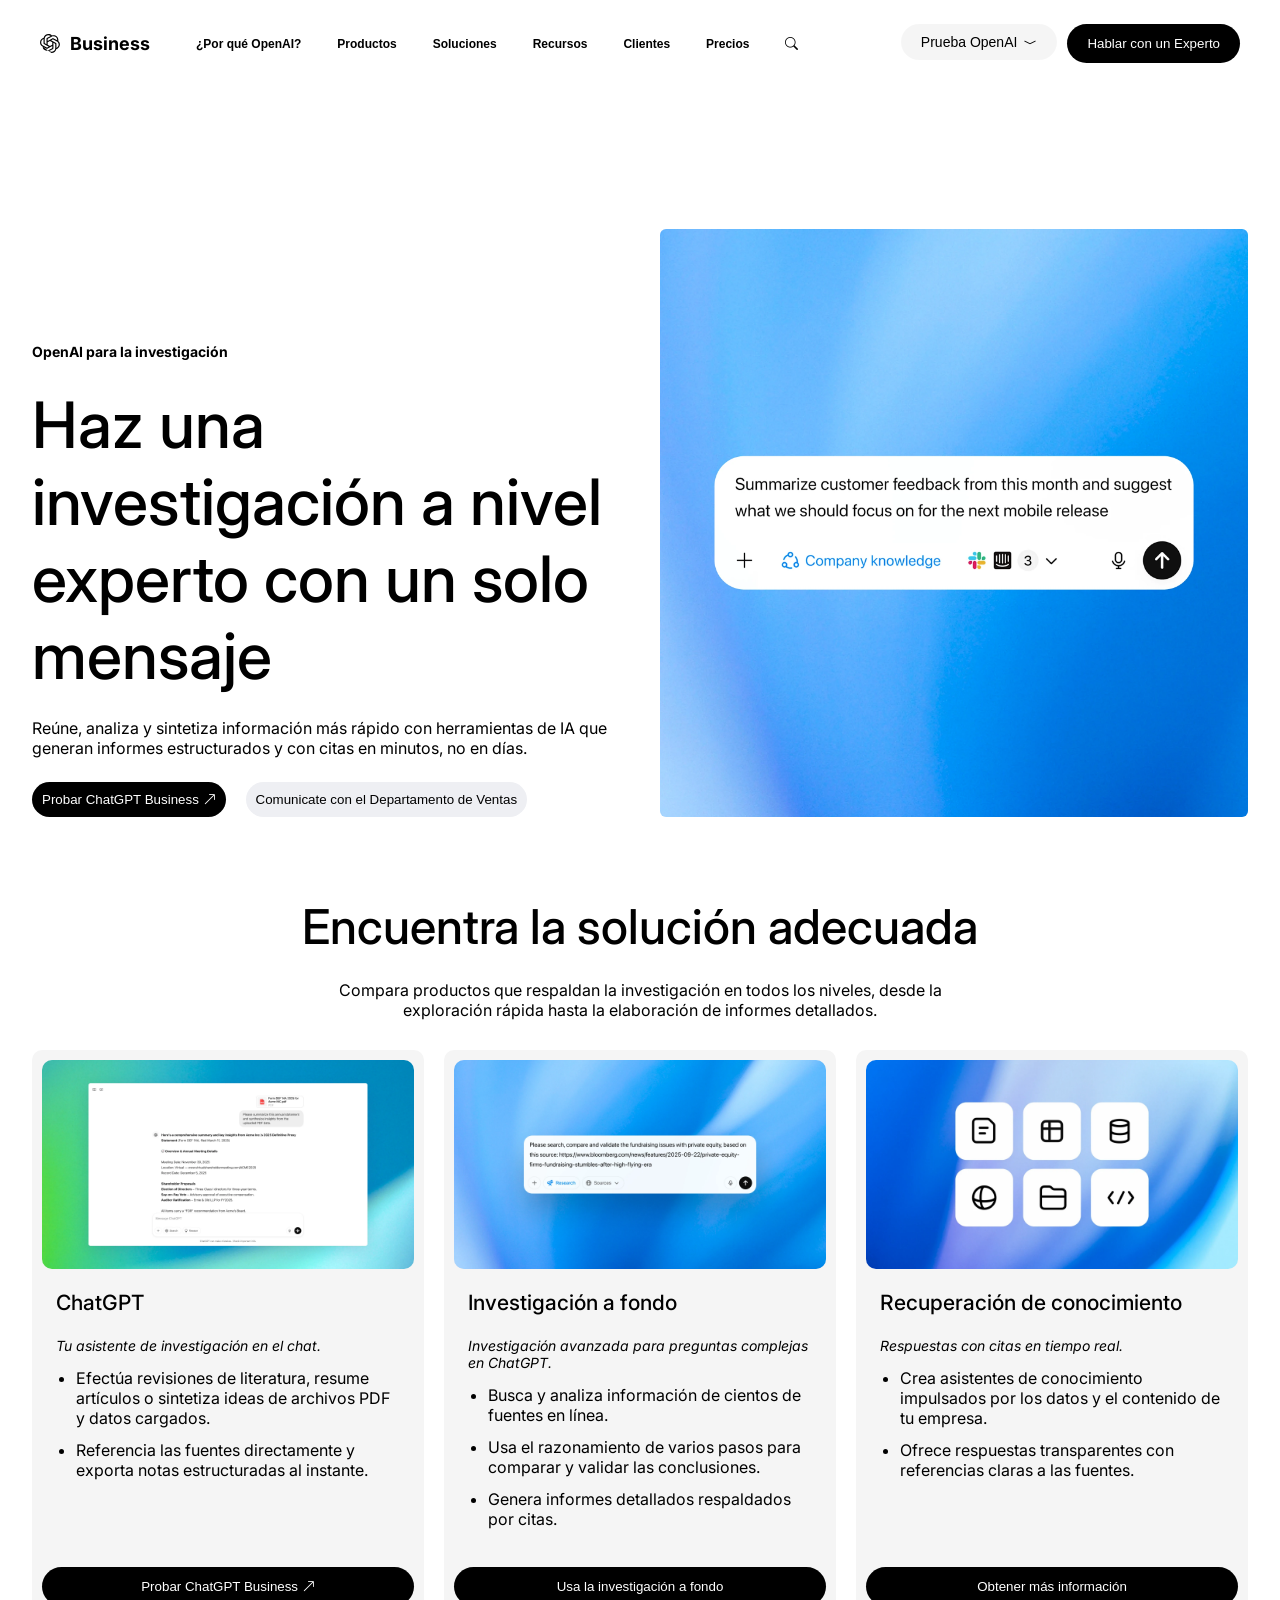
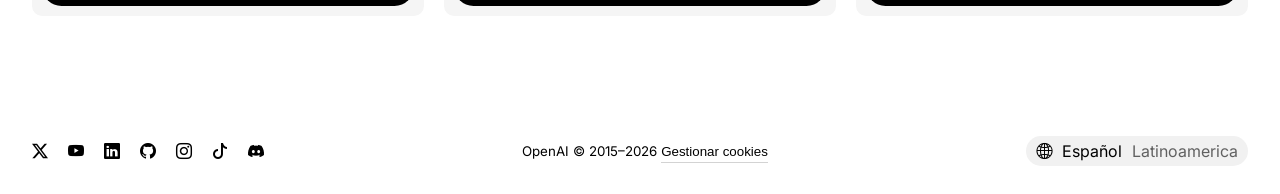
<file: index.html>
<!DOCTYPE html>
<html lang="es">
<head>
    <meta charset="UTF-8">
    <meta name="viewport" content="width=device-width, initial-scale=1.0">
    <title>Trabajo Intermedio</title>
    <link rel="stylesheet" href="styles.css">
    <link rel="stylesheet" href="https://cdn.jsdelivr.net/npm/bootstrap-icons@1.13.1/font/bootstrap-icons.min.css">
</head>
<body>
    <header>

        <div class="contenedor">
            <div class="logo-openai">
                    <img src="img/logo-openai.svg" alt="logo logo-openai"> <span>Business</span>
            </div>
        
        
        <div class="header-navegacion">
            <nav>
                <button type="button">¿Por qué OpenAI?</button>
                <button type="button">Productos</button>
                <button type="button">Soluciones</button>
                <button type="button">Recursos</button>
                <button type="button">Clientes</button>
                <button type="button">Precios</button>
            </nav>

            <div class="header-buscar">
                <button type="button" class="btn-buscar">
                    <i class="bi bi-search"></i>
                </button>
            </div>

        </div>

            <div class="header-PH">
                
                <button type="button" class="btn-prueba">Prueba OpenAI
                    <i class="bi bi-chevron-compact-down"></i>
                </button>
                
                <button type="button" class="btn-experto">Hablar con un Experto</button>    

            </div>


                <button type="button" class="btn-menu" aria-label="Menú">
                     <i class="bi bi-layout-sidebar"></i>
                </button>


        </div>

    </header>

    <main>
        <div class="contenedor">
            <section class="hero">
                <div class="hero-texto">

                    <p class="hero-etiqueta">
                        OpenAI para la investigación
                    </p>

                    <h1>Haz una investigación a nivel experto con un solo mensaje</h1>

                    <p>Reúne, analiza y sintetiza información más rápido con herramientas de IA que generan informes estructurados y con citas en minutos, no en días.</p>
                
        
                <div class="hero-botones">

                    <button type="button" class="btn-PCB">Probar ChatGPT Business
                        <i class="bi bi-arrow-up-right"></i>
                    </button>

                    <button type="button" class="btn-CDV">Comunicate con el Departamento de Ventas</button>
                </div>
        </div>

                <div class="hero-imagen">
                    <img src="img/solution-research-hero.webp" alt="Creación de contenido con OpenAI">
              
                </div>

            </section>

            <section class="ESA">
                <h2>Encuentra la solución adecuada</h2>
                
                <p>Compara productos que respaldan la investigación en todos los niveles, 
                    desde la exploración rápida hasta la elaboración de informes detallados.</p>
            
                <div class="tarjetas">
                
                    <article class="tarjeta tarjeta-ChatGPT">
                    <img src="img/solution-research-thumbnail-01.webp" alt="chatGPT">

                    <div class="contenido-tarjeta"> 
                        
                        <h3>ChatGPT</h3>

                        <p>Tu asistente de investigación en el chat.</p>

                        <ul>
                            <li>Efectúa revisiones de literatura, resume artículos o sintetiza ideas de archivos PDF y datos cargados.  </li>
                            <li>Referencia las fuentes directamente y exporta notas estructuradas al instante.</li>
                        </ul>
                    </div>

                    
                    <button type="button" class="btn-PCB">Probar ChatGPT Business
                        <i class="bi bi-arrow-up-right"></i>
                    </button>

                </article>

                <article class="tarjeta tarjeta-Canvas">
                    <img src="img/solution-research-thumbnail-02.webp" alt="Canvas">

                    <div class="contenido-tarjeta">
                        <h3>Investigación a fondo</h3>

                        <p>Investigación avanzada para preguntas complejas en ChatGPT.</p>

                        <ul>
                            <li>Busca y analiza información de cientos de fuentes en línea. </li>
                            <li>Usa el razonamiento de varios pasos para comparar y validar las conclusiones.</li>
                            <li>Genera informes detallados respaldados por citas.</li>
                        </ul>
                    </div>    

                    <button type="button">Usa la investigación a fondo</button>

                </article>

                <article class="tarjeta tarjeta-APISora2">
                    <img src="img/solution-research-thumbnail-03.webp" alt="APISora2">

                    <div class="contenido-tarjeta">
                        <h3>Recuperación de conocimiento</h3>

                        <p>Respuestas con citas en tiempo real.</p>

                        <ul>
                            <li>Crea asistentes de conocimiento impulsados por los datos y el contenido de tu empresa.</li>
                            <li>Ofrece respuestas transparentes con referencias claras a las fuentes.</li>
                        </ul>
                    </div>    

                    <button type="button">Obtener más información</button>

                </article>
            </div>
        
        </section>

        </div>

    </main>
 
    <footer>

       <div class="contenedor">
            <div class="footer-redes">
                <i class="bi bi-twitter-x"></i>
                <i class="bi bi-youtube"></i>
                <i class="bi bi-linkedin"></i>
                <i class="bi bi-github"></i>
                <i class="bi bi-instagram"></i>
                <i class="bi bi-tiktok"></i>
                <i class="bi bi-discord"></i>
            </div>

            <div class="footer-info">
                <small>OpenAI © 2015–2026</small>
                <button type="button" >Gestionar cookies</button>
            </div>

            <div class="footer-idioma">
                    <i class="bi bi-globe2"></i>
                    <span>Español</span>
                    <span class="LAT">Latinoamerica</span>
            </div>
        </div>

    </footer>

</body>
</html>
</file>
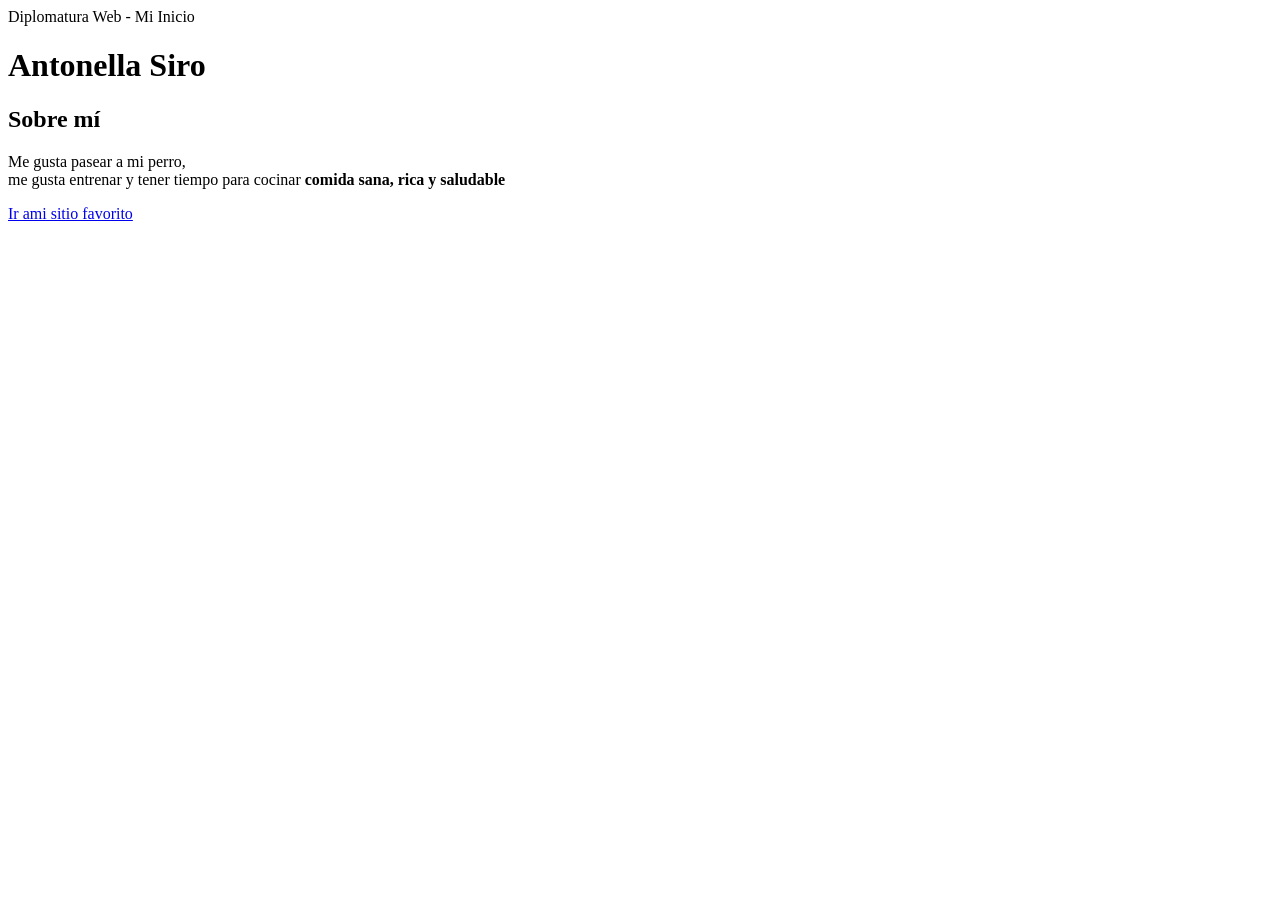
<file: CLASE 1/index.html>
<head>Diplomatura Web - Mi Inicio</head>

<body>
    <h1>Antonella Siro</h1>
    <h2>Sobre mí</h2>
    <p>Me gusta pasear a mi perro,<br> me gusta entrenar y tener tiempo para cocinar <strong>comida sana, rica y saludable</strong></body>
<P>
    <a href="https://universomole.com/">Ir ami sitio favorito</a>
</P>
</file>
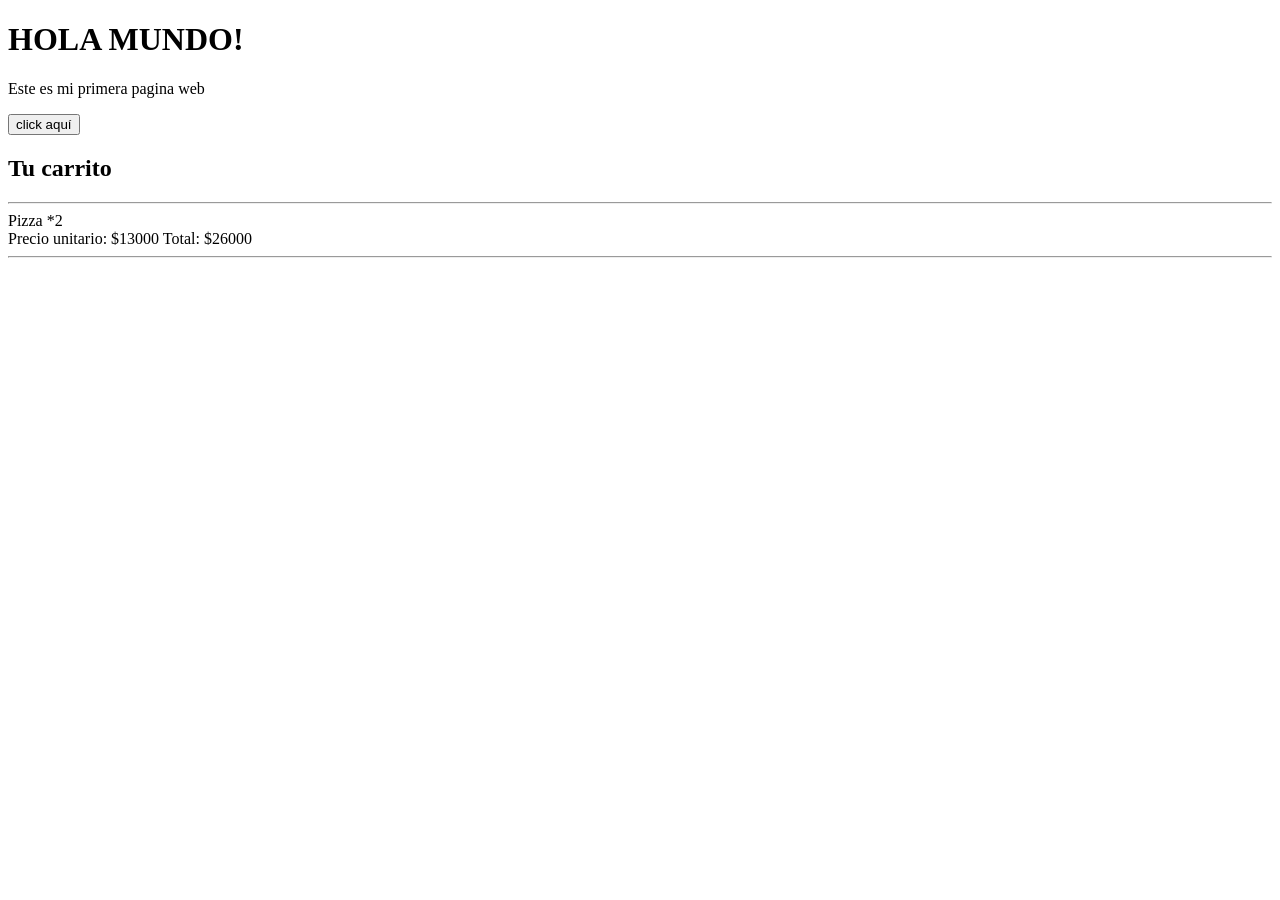
<file: CLASE 2/index.html>
<!DOCTYPE html>
<html lang="es">
<head>
    <meta charset="UTF-8">
    <meta name="viewport" content="width=device-width, initial-scale=1.0">
    <title>Mi primera pagina web</title>
</head>
<body>
<h1>HOLA MUNDO!</h1>
<p>Este es mi primera pagina web</p>
<button>click aquí</button>
<H2>Tu carrito</H2>
<hr>
<span>Pizza *2</span>
<br>
<span>Precio unitario: $13000</span>
<Span>Total: $26000</Span>
<hr>
</body>
</html>
</file>
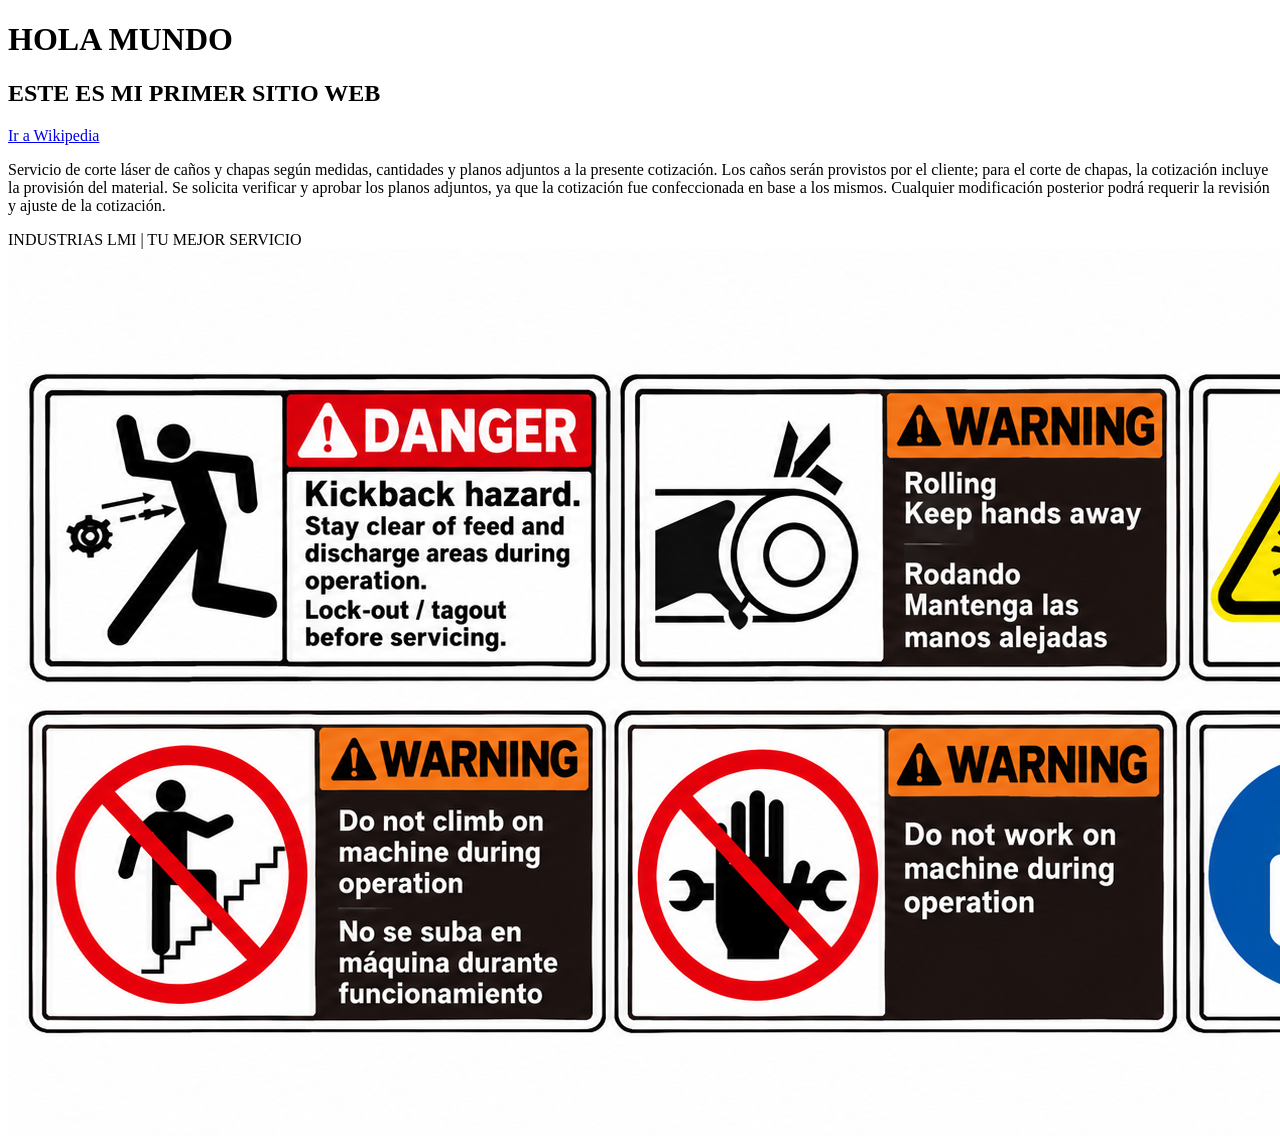
<file: CLASE 3/index.html>
<!DOCTYPE html>
<html lang="en">
<head>
    <meta charset="UTF-8">
    <meta name="viewport" content="width=device-width, initial-scale=1.0">
    <title>Document</title>
</head>
<body>
    <h1>HOLA MUNDO</h1>
    <h2>ESTE ES MI PRIMER SITIO WEB</h2>

    <a href="https://wikiedu.org/teach-with-wikipedia/" target="_blank">Ir a Wikipedia</a>

<P>Servicio de corte láser de caños y chapas según medidas, cantidades y planos adjuntos a la presente cotización. Los caños serán provistos por el cliente; para el corte de chapas, la cotización incluye la provisión del material. Se solicita verificar y aprobar los planos adjuntos, ya que la cotización fue confeccionada en base a los mismos. Cualquier modificación posterior podrá requerir la revisión y ajuste de la cotización.</P>

<span> INDUSTRIAS LMI | TU MEJOR SERVICIO </span>

<div>

    <img src="Panel de etiquetas de seguridad industrial.png" alt="ver imagen">

</div>



</body>
</html>
</file>
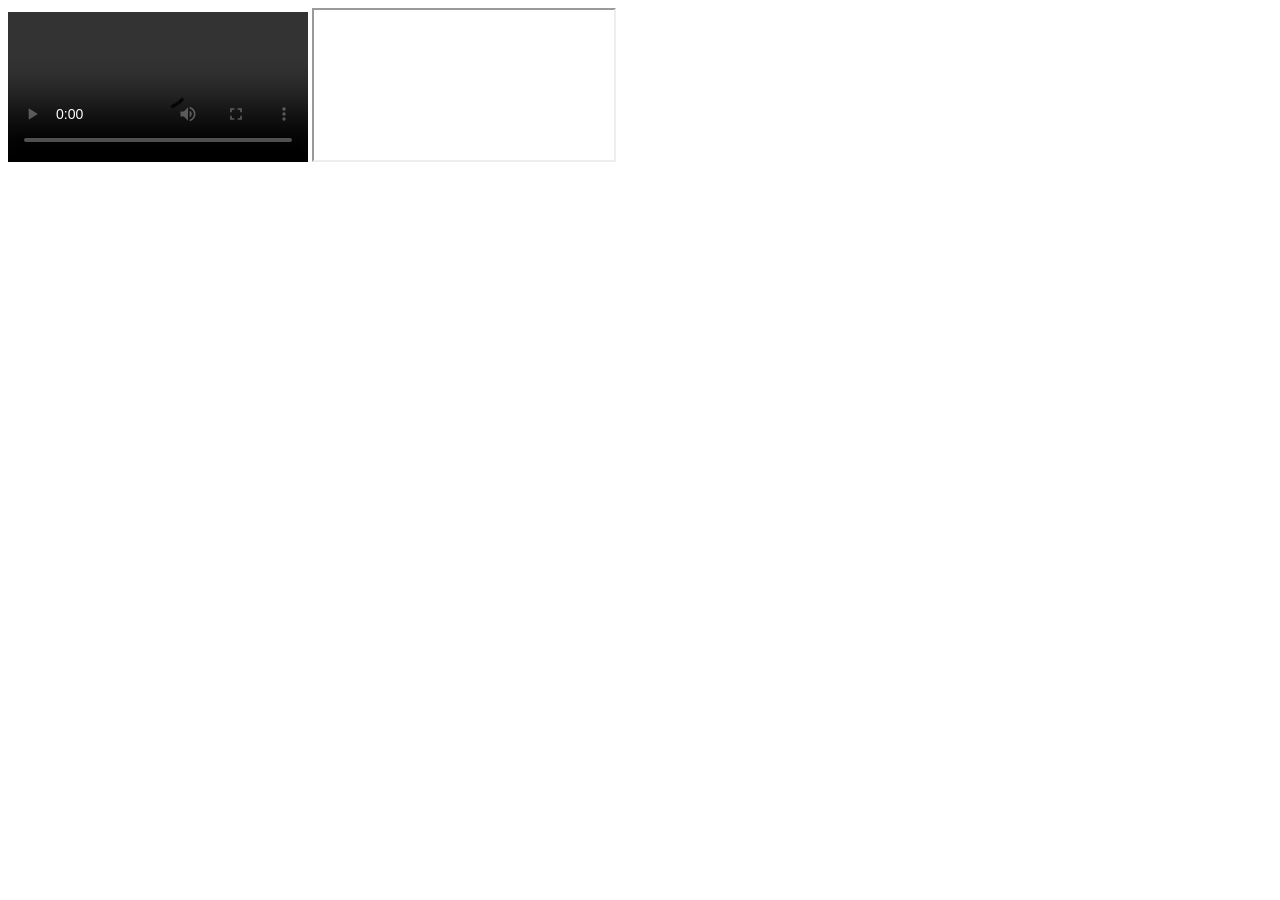
<file: CLASE 4/index.html>
<!DOCTYPE html>
<html lang="en">
<head>
    <meta charset="UTF-8">
    <meta name="viewport" content="width=device-width, initial-scale=1.0">
    <title>CLASE 4t</title>
</head>
<body>
    <video src="WhatsApp Video 2026-09-24 at 18.05.21.mp4"controls></video>
    <iframe src="https://www.mercadolibre.com.ar/?gad_source=1&gad_campaignid=23473353094&gbraid=0AAAAA-G5Ac6RNW65ni68mzvXZdFO-9Zod&gclid=CjwKCAjwlY3WBhANEiwApsNrLXPOygSXx_2e7wVmdeZtwQ1GfedAS8fmqqnVJxXSJ_I8wLJMK63h3RoCh-EQAvD_BwE"></iframe>
    <form action=""></form>
</html>
</file>
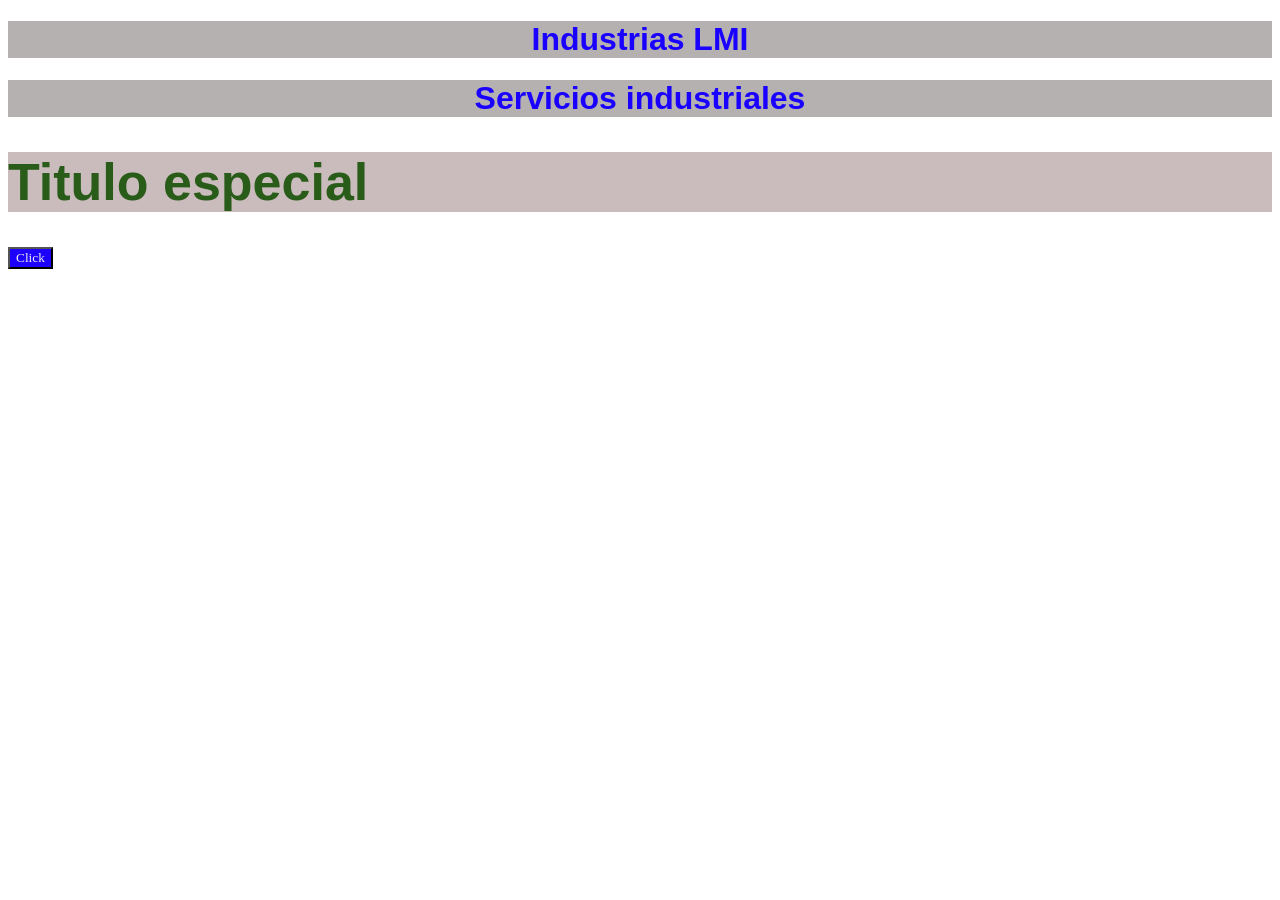
<file: CLASE 5/index.html>
<!DOCTYPE html>
<html lang="en">
<head>
    <meta charset="UTF-8">
    <meta name="viewport" content="width=device-width, initial-scale=1.0">
    <title>Document</title>
 <link rel="stylesheet" href="./style.css">


</head>
<body>
   <h1>Industrias LMI</h1>
   <h1>Servicios industriales</h1>
   <h1 class="titulo-especial titulo-grande">Titulo especial</h1>

<button class="btn">Click</button>

</body>
</html>
</file>
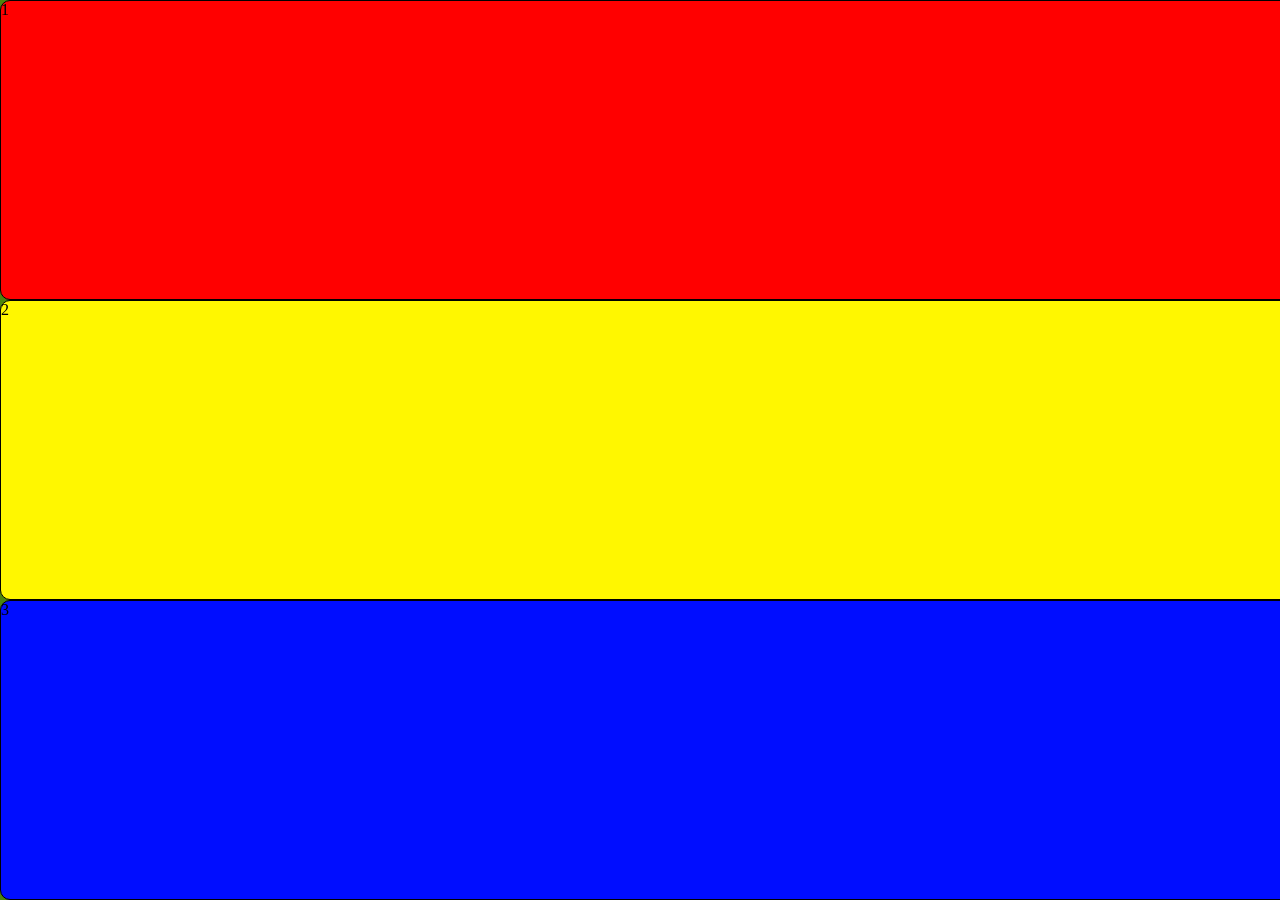
<file: CLASE 6/index.html>
<!DOCTYPE html>
<html lang="en">
<head>
    <meta charset="UTF-8">
    <meta name="viewport" content="width=device-width, initial-scale=1.0">
    <title>Document</title>
    <link rel="stylesheet" href="./style.css">
</head>
<body>
    <div class="padre">
        <div class="hijo hijo_1">1</div>
        <div class="hijo hijo_2">2</div>
        <span class="hijo hijo_3">3</span>
    </div>
</body>
</html>
</file>
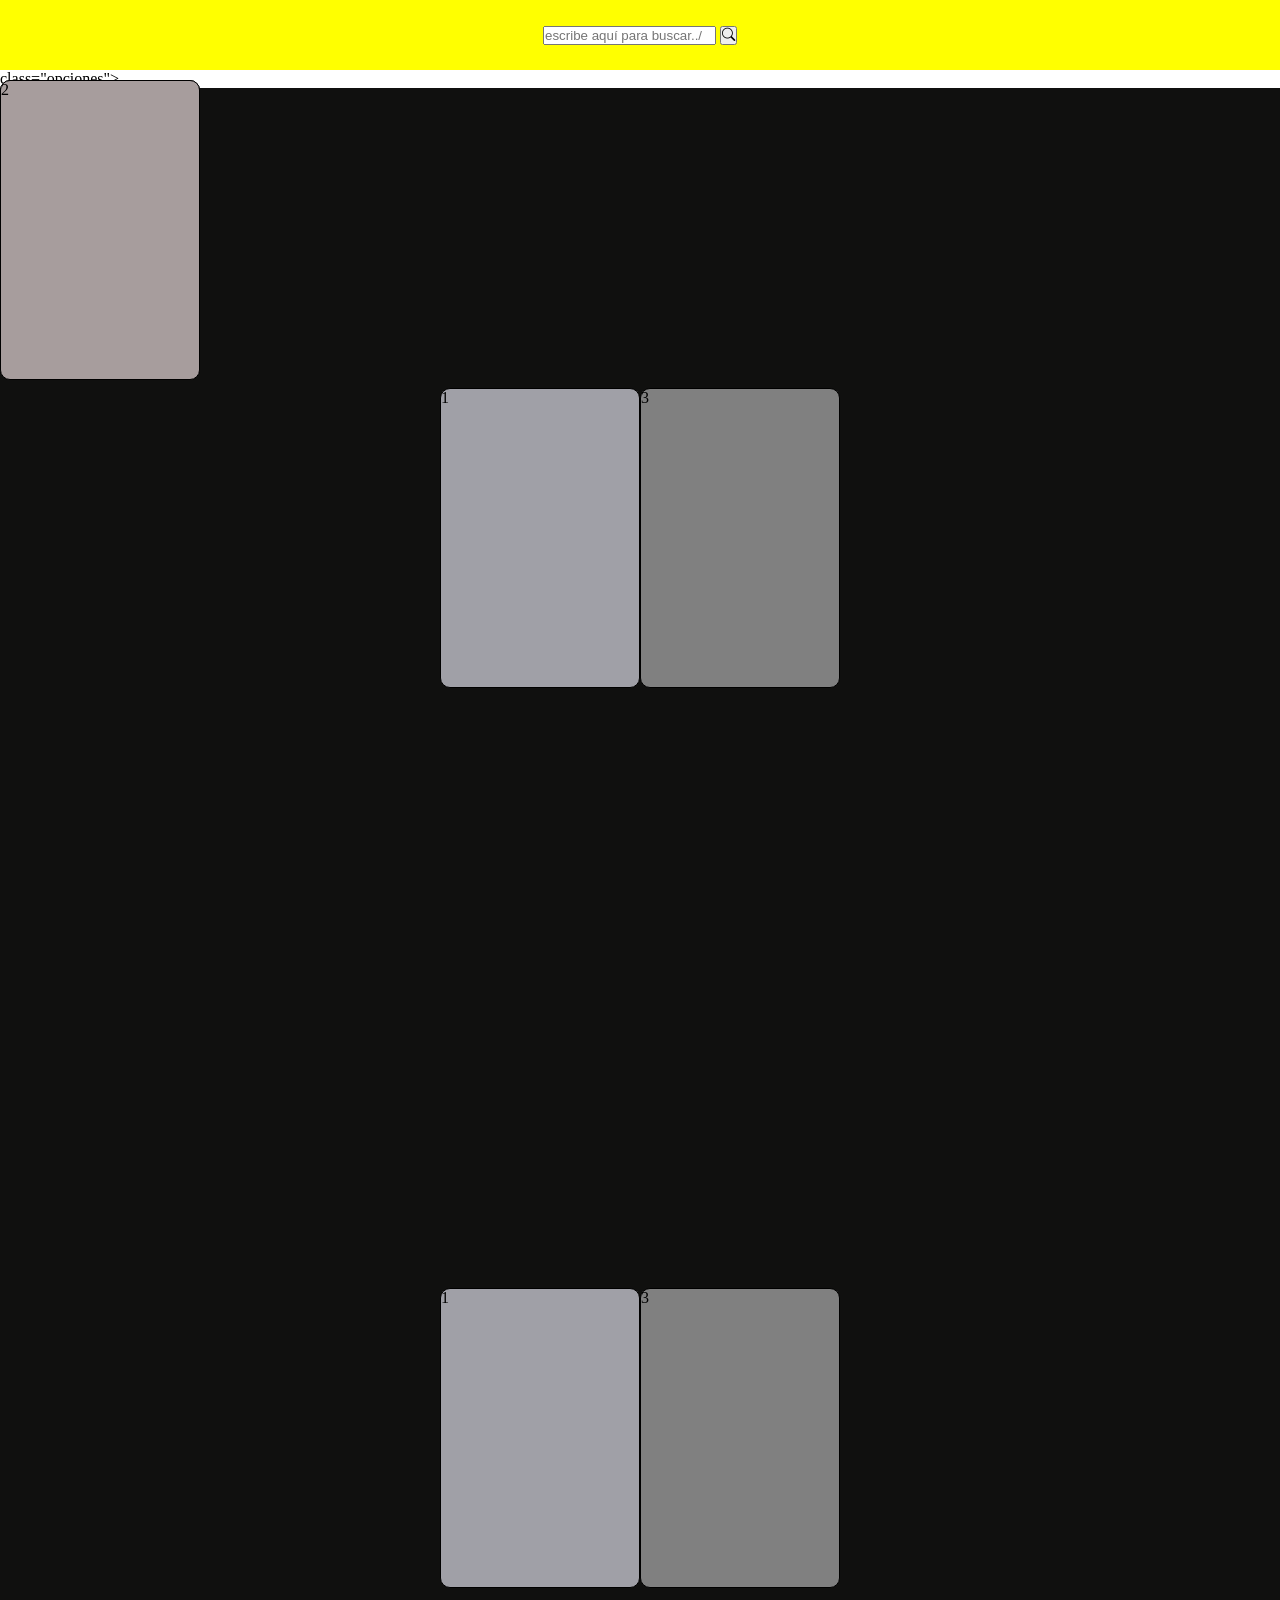
<file: CLASE 9/index.html>
<!DOCTYPE html>
<html lang="en">
<head>
    <meta charset="UTF-8">
    <meta name="viewport" content="width=device-width, initial-scale=1.0">
    <title>Document</title>
    <link rel="stylesheet" href="./styles.css">
</head>
<body>
  <header>
<form>
    <input placeholder="escribe aquí para buscar../">

    <button>
    <i class="bi bi-search"></i>
</button>

</form>


  </header>

  <div> class="opciones">

  </div>

      <div class="padre">
        <div class="hijo hijo-1">1</div>
        <div class="hijo hijo-2">2</div>
        <div class="hijo hijo-3">3</div>
    </div>

    <div class="padre">
        <div class="hijo hijo-1">1</div>
        <div class="hijo hijo-2">2</div>
        <div class="hijo hijo-3">3</div>
    </div>

</body>
</html>
</file>
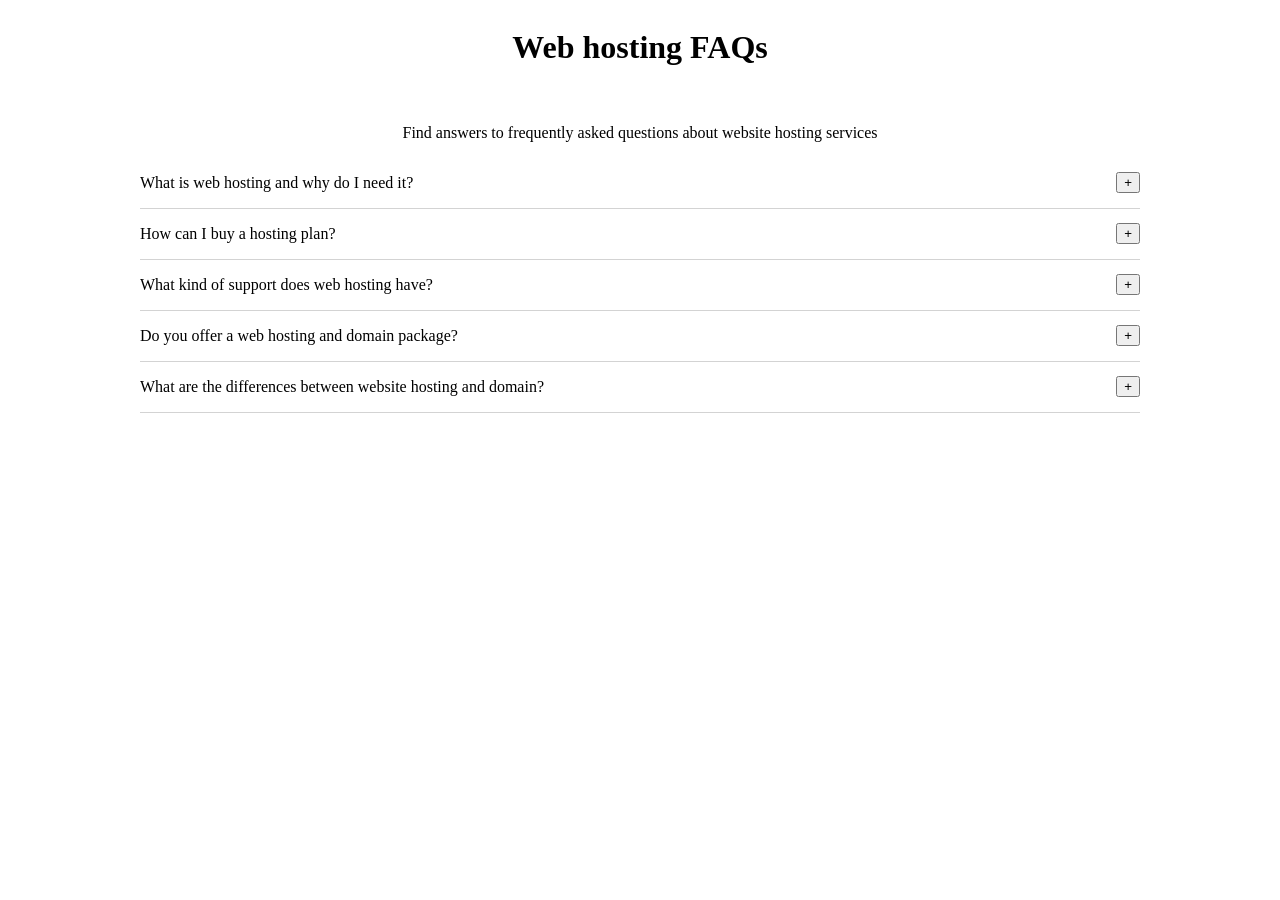
<file: CLASE 7/Tarea/index.html>
<!DOCTYPE html>
<html lang="en">
<head>
    <meta charset="UTF-8">
    <meta name="viewport" content="width=device-width, initial-scale=1.0">
    <title>Web hosting FAQs</title>
    <link rel="stylesheet" href="./style.css">
</head>
<body>
    <header>
    <h1>Web hosting FAQs</h1>
    <p>Find answers to frequently asked questions about website hosting services</p>
    </header>

     <main>
        <section>
            <div class="pregunta">
                <p>What is web hosting and why do I need it?</p>
                <button>+</button>
            </div>
            
            <div class="pregunta">
                <p>How can I buy a hosting plan?</p>
                <button>+</button>
            </div>

            <div class="pregunta">
                <p>What kind of support does web hosting have?</p>
                <button>+</button>
            </div>

            <div class="pregunta">
                <p>Do you offer a web hosting and domain package?</p>
                <button>+</button>
            </div>

            <div class="pregunta">
                <p>What are the differences between website hosting and domain?</p>
                <button>+</button>
            </div>

        </section>
    </main>

</body>
</html>
</file>
<file: styles.css>
@import url('https://fonts.googleapis.com/css2?family=Inter:ital,opsz,wght@0,14..32,100..900;1,14..32,100..900&display=swap');

body {
    font-family: "inter", sans-serif;
}

header {
    padding: 16px 32px;
    margin-bottom: 150px;
    position: sticky;
    top: 0;
    z-index: 100;
    background-color: white;
}

.logo-openai {
 
    display: flex;
    flex-direction: row;
    align-items: center;
    gap: 10px;
    
}

.logo-openai img {
 
    width: 20px;
    
}

.logo-openai span {
 
    font-size: 18px;
    font-weight: 700;
    
}

nav {
    display: flex;
    align-items: center;
    gap: 24px;
}

nav button {
    background: transparent;
    border: none;
    font-size: 12px;
    font-weight: 550;
    color: black;
    white-space: nowrap;
    cursor: pointer;
    transition: color 0.3s ease;
}

nav:hover button {
    color:rgb(150,150, 150) ;
}

nav button:hover {
    color: black;
}

.header-navegacion {
    display: flex;
    align-items: center;
    gap: 24px;
}

.header-buscar {
    display: flex;
    align-items: center;
    gap: 12px;
}

.header-buscar button {
    background: transparent;
    border: none;
    cursor: pointer;
    font-size: 13px;
    font-weight: 500; 
    transition: color 0.3s ease; 
}

.header-buscar button:hover {
    color: black;
}

.header-PH {
    display: flex;
    gap: 10px;
    margin-left: auto;
    
}

.header-PH button {
    border-radius: 20px;
    padding: 12px 20px;
    white-space: nowrap;
}

.header-PH .btn-prueba {
   display: flex;
   align-items: center;
   justify-content: center;
   gap: 6px;
   background-color:rgba(0, 0, 0, 0.04);
   border: none;
   font-size: 14px;
   font-weight: 500;
   height: 36px;
   transition: background-color 0.3s ease;

}

.header-PH .btn-prueba:hover {
background-color:#40465c;

}

.btn-prueba i {
    display: inline-block;
    transition: transform 0.025s ease;
}

.btn-prueba:hover i {
    transform: rotate(180deg);
}


.header-PH .btn-experto {
   display: flex;
   align-items: center;
   gap: 6px;
   background-color: rgb(0, 0, 0);
   border: none;
   color: white;
}

.btn-menu{
    display: none;
    background: transparent;
    border: none;
    cursor: pointer;
    font-size: 14px;
    font-weight: 500;
    height: 36px;
}

.hero {
    display: flex;
    flex-direction: row;
    align-items: center;
    gap: 40px;
    margin-bottom: 80px;
}

.hero-texto {
    display: flex;
    flex-direction: column;
    align-items: flex-start;
    gap: 24px;
    flex: 1;
    min-width: 0;
    margin-top: auto;
}

.hero-texto h1 {
    font-size: 64px;
    font-weight: 500;
    margin: 0;
}

.hero-texto p {
    margin: 0;
}

.hero-botones {
    display: flex;
    flex-direction: row;
    gap: 20px;
    flex-wrap: wrap;
}

.hero-imagen {
    flex: 1;
    min-width: 0;
}

.hero-etiqueta {
    font-size: 14px;
    font-weight: 700;
    line-height: 19.6px;
}

.hero-imagen img {
    width: 100%;
    height: auto;
    display: block;
    border-radius: 6px;
    box-sizing: border-box;
}

.btn-PCB {
    background-color: black;
    color: white;
    border: none;
    border-radius: 30px;
    padding: 10px;
    cursor: pointer;
    transition: background-color 0.3s ease;
}

.btn-PCB:hover {
    background-color: #40465c;
}

.btn-CDV{
    background-color: rgb(238, 239, 243);
    color: black;
    border: none;
    border-radius: 30px;
    padding: 10px;
    cursor: pointer;
    transition: background-color 0.3s ease;
}

.btn-CDV:hover {
    background-color: #d5d6dc;
}


.ESA {
    text-align: center;
    margin-bottom: 100px;
}

.ESA h2 {
    font-size: 48px;
    font-weight: 500;
    margin-bottom: 24px;
}

.ESA > p {
    max-width: 650px;
    margin: 0 auto 30px;
}

.tarjetas {
    display: flex;
    flex-direction: row;
    justify-content: center;
    flex-wrap: wrap;
    gap: 20px;
}

.tarjeta {
    display: flex;
    flex-direction: column;
    flex: 1;
    background-color: #f5f5f5;
    padding: 10px;
    border-radius: 10px;
    text-align: left;
}

.tarjetas img {
    width: 100%;
    height: auto;
    background-color:#e5e7eb;
    border-radius: 10px;
}

.contenido-tarjeta {
    display: flex;
    flex-direction: column;
    flex: 1;
    padding: 0 14px;
    margin-bottom: 32px;
}

.contenido-tarjeta h3 {
    margin-bottom: 8px;
    font-size: 21px;
    font-weight: 500;
}

.contenido-tarjeta p {
    margin-bottom: 14px;
    font-size: 14px;
    font-style: italic;
}

.contenido-tarjeta ul {
    display: flex;
    flex-direction: column;
    justify-content: flex-start;
    gap: 12px;
    padding-left: 20px;
    margin-top: 0;
    margin-bottom: 0;
    min-height: 150px;
    box-sizing: border-box;
}


.tarjeta button {
    margin-top: auto;
    border-radius: 25px;
    background-color: black;
    color: white;
    border: none;
    padding: 12px 20px;
    cursor: pointer;
    transition: background-color 0.3s ease;
}

.tarjeta button:hover {
    background-color: #40465c;
}

.contenedor {
    width: 100%;
    max-width: 1580px;
    margin: auto;
    padding: 0 24px;
    box-sizing: border-box;
}

header .contenedor {
    display: flex;
    align-items: center;
    justify-content: flex-start;
    gap: 40px;
    padding: 0;
}


footer .contenedor {
    display: flex;
    flex-direction: row;
    justify-content: space-between;
    align-items: center;
    gap: 20px;
    padding-top: 20px;
    padding-bottom: 20px;
}

.footer-redes {
    display: flex;
    align-items: center;
    gap: 20px;
}

.footer-info {
    text-align: center;
}

.footer-info button {
    background: none;
    border: none;
    color: inherit;
    cursor: pointer;

    border-bottom: 1px solid lightgray;
    padding: 0 0 3px;
}

.footer-idioma {
    background-color: #f1f1f1;
    border-radius: 30px;
    gap: 10px;
    display: flex;
    flex-direction: row;
    align-items: center;
    padding: 5px 10px;
    cursor: pointer;
    transition: background-color 0.3s ease;
}

.footer-idioma:hover {
    background-color:rgb(229, 231, 235);
}

.footer-idioma .LAT {
    color: #00000099;
} 


@media screen and (max-width: 1200px) {
    nav {
        display: none;
    }

    .btn-menu {
        display: block;
    }

}


@media screen and (max-width: 750px) {

    header {
        margin-bottom: 40px;
        padding: 16px 0;
    }

    .header-PH {
        display: none;
    }

    header .contenedor {
        justify-content: flex-start;
    }

    .header-buscar {
        margin-left: auto;
    }

    .hero {
        align-items: flex-start;
    }

    .hero-texto {
        margin-top: 0;
    }

    .hero-texto h1 {
        font-size: 26px;
        line-height: 1.2;
    }

    .hero-botones {
        flex-direction: column;
        align-items: center;
        width: 100%;
    }

    .btn-CDV {
        width: 100%;
        max-width: 320px;
        box-sizing: border-box;
        padding: 12px 24px;
        white-space: normal;
        text-align: center;
    }

    .tarjetas {
        display: flex;
        flex-direction: row;
        flex-wrap: wrap;
        gap: 20px;
    }

    .tarjeta {
        flex: 0 0 calc(50% - 10px);
        min-width: 0;
        box-sizing: border-box;
    }

    .contenido-tarjeta ul {
        height: auto;
    }

    footer .contenedor {
        flex-direction: row;
        justify-content: space-between;
        align-items: center;
        gap: 12px;
    }

    .footer-info {
        display: flex;
        flex-direction: column;
        align-items: center;
        gap: 6px;
    }

    .ESA h2 {
        font-size: 28px;
    }
}


@media screen and (max-width: 690px) {
    footer .contenedor {
        flex-direction: column;
        gap: 30px;
    }
}


@media screen and (max-width: 565px) {
    .hero {
        flex-direction: column;
    }
    
    .tarjeta {
        flex: 0 0 100%;
    }

    .footer-info {
    display: flex;
    flex-direction: row;
    justify-content: center;
    align-items: center;
    gap: 6px;
    white-space: nowrap;
    }
}
</file>
<file: CLASE 5/style.css>
/* 
Cascade Style Sheet (CSS)

con h1{} seleccionamos a todos los h1 de mi pagina, dentro de las llaves definimos que estilos afectaran a ese selector
*/
*{
    font-family: Arial, Helvetica, sans-serif;
}

h1{
    color: rgb(25, 0, 255);
    background-color: rgb(181, 177, 177);
    text-align: center;
}

.titulo-especial{
    color: rgb(41, 91, 25);
    text-align: left;
    background-color: rgb(202, 188, 188);
    font-size: 36px;
}

.titulo-grande{
    font-size: 52px;
}

.titulo-normal{
    font-size: 36px;
}

.titulo-chiquito{
    font-size: 24px;
}


/* 
CSS Es un lenguaje que usamos para dar estilos a los elementos de la web
CSS es un lenguaje que funciona con selectores
Los selectores nos permiten seleccionar grupos de elementos 

- Universales: *, todos los elementos de la pagina
- De elemento: se llama por el mismo nombre del elemento y selecciona a ese elemento.
- De clase: . + nombre de clase, selecciona a los elementos de x clase.
- De id: # + nombre de id, selecciona a un elemento por id (MALA PRACTICA)
*/

/* Selecciono a todos los parrafos */
p{
    font-size: 14px;
}


#especial{
    color: red;
}

/* 
Especificidad: 

Mientras mas especifico es un selector mas importancia tendra este selector

(+) especificidad
- id
- clase
- elemento
- universal
(-) especificidad

Si un selector disputa una propiedad/varias con otro primero se evualara la especificidad de cada selector, si uno resulta mas especifico que el otro entonces tendra mas importancia

SI la especificidad de los selectores es LA MISMA quien desempata que propiedad es mas importante que otra es la cascada
Basicamente el ultimo en definir tiene mas importancia
*/


button{
    color: rgb(238, 238, 233);
    background-color: rgb(23, 10, 72);
    font-family: 'Times New Roman', Times, serif;
}


.btn{
    background-color: rgb(30, 0, 255);
}
</file>
<file: CLASE 6/style.css>
*{
    box-sizing: border-box;
    margin: 0;
    padding: 0;
}

.padre{
    background-color: rgb(76, 133, 14);
    height: 100vh;
   /*  width: 50vw;  */
    /* 
    Viewport height  
    100vh = 100% del alto del viewport
    */

    /* 
    Cuando colocamos display: flex el elmento padre y sus hijos pasan a ser elementos flexibles, eso quiere decir que ya no tienen su display natural (inline, inline-block, block).
    Podriamos decir que los elementos hijos de una flexbox se comportan de una forma SIMILAR a la de un inline block
    Los elementos flexibles tienen acceso a nuevas propiedades:
        - flex-direction
        - justify-content
        - aling-items
        - gap
        - flex-wrap
    */
    display: flex;
    flex-direction: column;
}

.hijo{
    width: 2200px;
    height: 300px;
    border-radius: 10px;
    border: 1px solid black;
}

.hijo_1{
    background-color: red;
}

.hijo_2{
    background-color: rgb(255, 247, 0);
}

.hijo_3{
    background-color: rgb(0, 13, 255);
}

/* 
Flexbox
Es una tecnologia de CSS que nos permite acomodar los elementos en la pagina
En flexbox existe un concepto clave: "UN PADRE QUE ACOMODA A SUS HIJOS"
Flexbox es UNIDIMENSIONAL eso quiere decir que los hijos se pueden acomodar horizontalmente en fila o verticalmente en columnas
*/
</file>
<file: CLASE 7/Tarea/style.css>
header {
    display: flex;
    flex-direction: column;
    align-items: center;
    gap: 20px;
}

.pregunta {
    display: flex;
    justify-content: space-between;
    align-items: center;
    border-bottom: 1px solid lightgray;
}

section {
    max-width: 1000px;
    margin: 0 auto;
}
</file>
<file: CLASE 9/styles.css>
@import url("https://cdn.jsdelivr.net/npm/bootstrap-icons@1.13.2/font/bootstrap-icons.min.css");


*{
    box-sizing: border-box;
    margin: 0;
    padding: 0;
  
}

.padre {
    height: 100vh;
    background-color: rgb(16, 16, 15);
  

    display: flex;
    justify-content: center;
    align-items: center;

    position: relative;
}


.hijo {
   width: 200px;
   height: 300px;
   border: 1px solid black;
   border-radius: 10px;

}

.hijo-1 {
   background-color: rgb(160, 160, 167);

}

.hijo-2 {

   background-color: rgb(167, 157, 157);
   position: fixed;
   top: 80px;
   left: 0px;
   opacity: 5;

}

.hijo-3 {

   background-color: grey;

}

header {

   background-color:yellow;
   height: 70px;
   display: flex;
   align-items: center;
   justify-content: center;
   padding: 20px;
   position: sticky;
   top: 0;
   z-index: 1000;

}

search-form {

width: 600px;
position: relative;
display: flex;
align-items: center;

}

search-form input {

width: 100%;
border: none;
padding: 10 40px;
box-shadow: o px 1 px 3 px grey(0, 0, 0, 0.241);
border-radius: 10 px;
}

.search-forma_btn{

position: absolute;
right: 16px;
border: none;
background-color: transparent;
}

.opciones {

 width: 800px;
 height: 50px;
 border-radius: 10px;
 background-color: goldenrod;
 margin: 0 auto;
 position: sticky;
 top: 100;
 z-index: 1000px;
}
</file>
